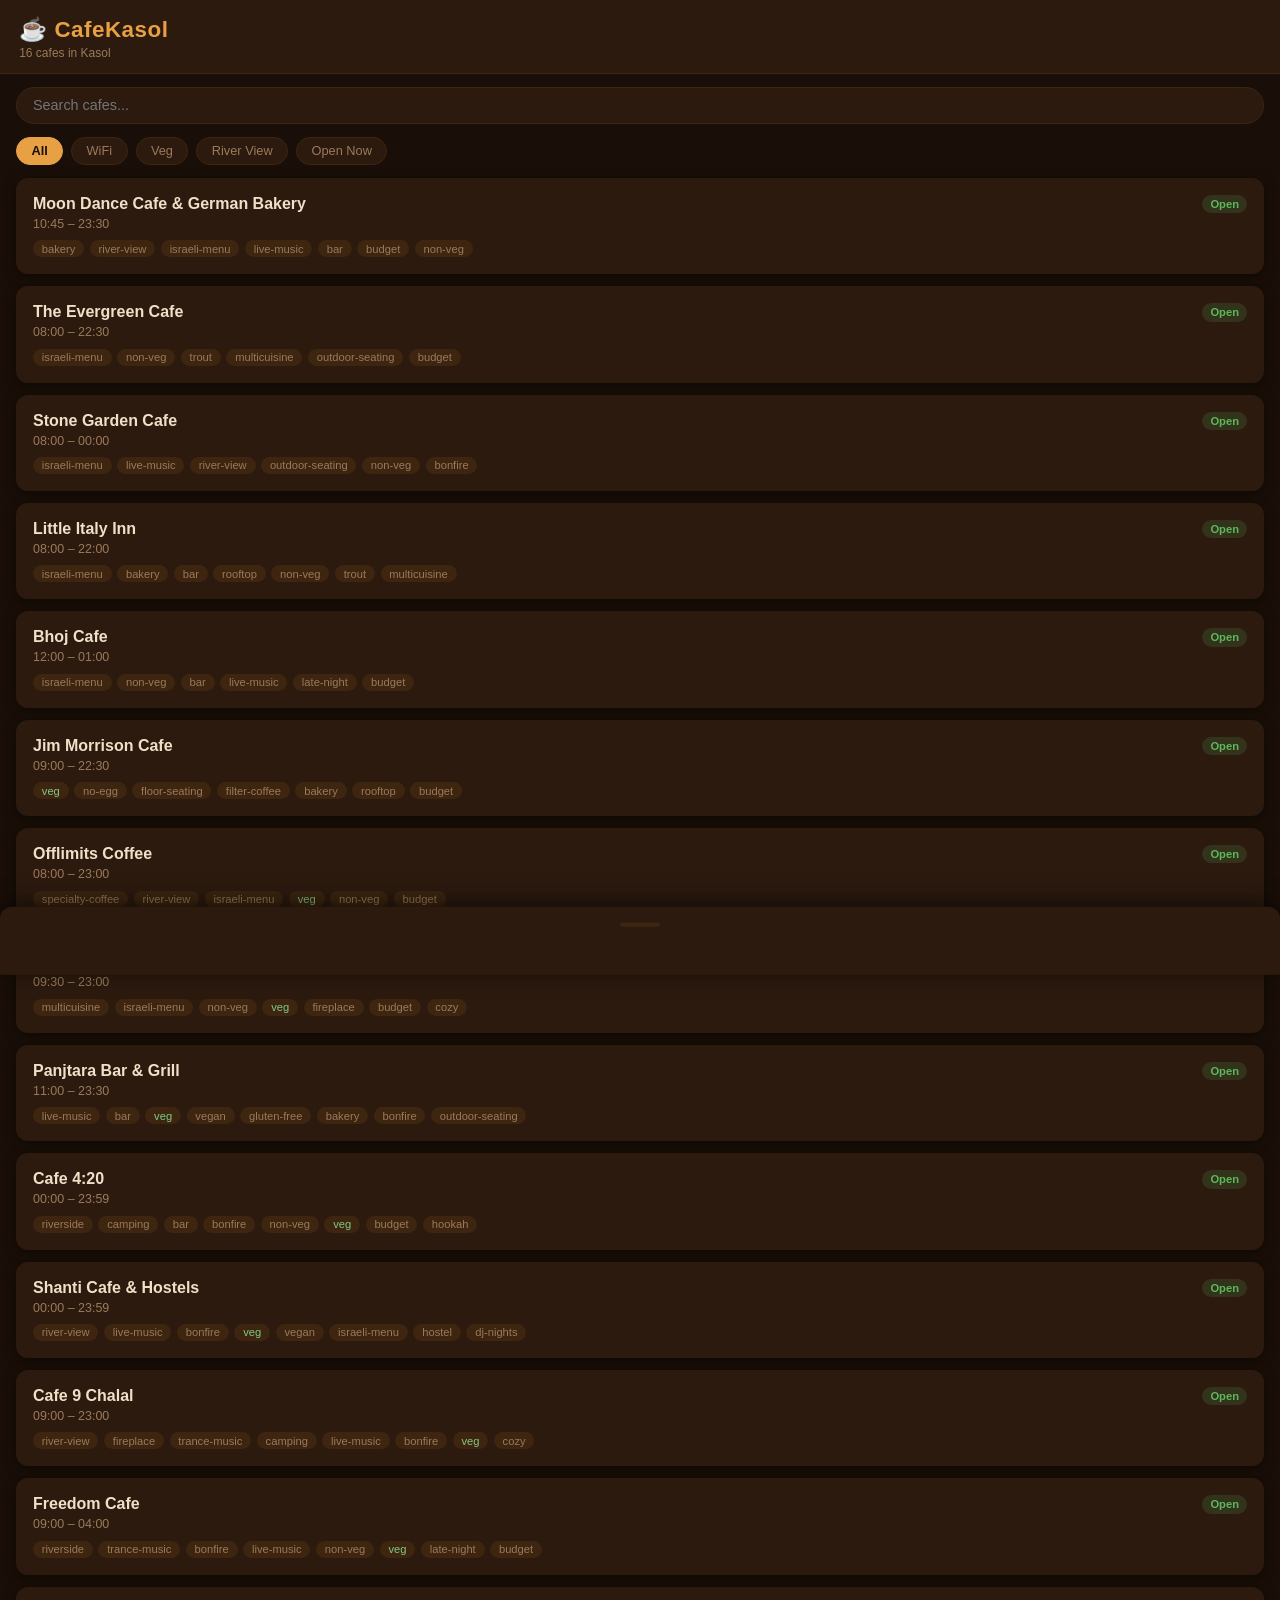
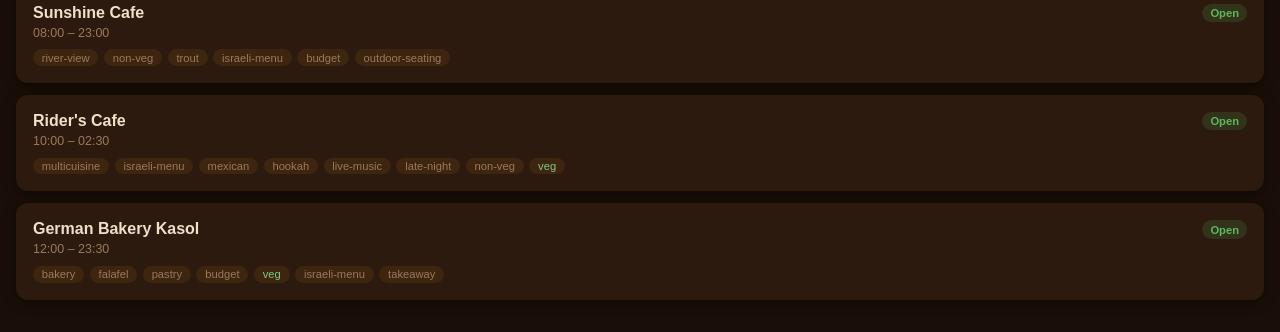
<file: index.html>
<!DOCTYPE html>
<html lang="en">
<head>
  <meta charset="UTF-8" />
  <meta name="viewport" content="width=device-width, initial-scale=1.0" />
  <meta name="theme-color" content="#2c1a0e" />
  <title>CafeKasol</title>
  <link rel="manifest" href="manifest.json" />
  <link rel="stylesheet" href="style.css" />
</head>
<body>
  <header>
    <h1>&#9749; CafeKasol</h1>
    <p id="status-msg">Locating you...</p>
  </header>

  <main>
    <section id="search-bar">
      <input type="text" id="search-input" placeholder="Search cafes..." autocomplete="off" />
    </section>

    <section id="filter-bar">
      <button class="filter-btn active" data-filter="all">All</button>
      <button class="filter-btn" data-filter="wifi">WiFi</button>
      <button class="filter-btn" data-filter="veg">Veg</button>
      <button class="filter-btn" data-filter="river-view">River View</button>
      <button class="filter-btn" data-filter="open-now">Open Now</button>
    </section>

    <section id="cafe-list">
      <div id="loading" class="loading-spinner">Finding nearby cafes...</div>
    </section>
  </main>

  <!-- Cafe detail bottom sheet -->
  <div id="detail-sheet" class="sheet hidden">
    <div class="sheet-handle"></div>
    <div id="sheet-content"></div>
  </div>
  <div id="overlay" class="hidden"></div>

  <script type="module" src="app.js"></script>
</body>
</html>
</file>
<file: style.css>
/* ── Reset & Base ─────────────────────────────── */
*, *::before, *::after { box-sizing: border-box; margin: 0; padding: 0; }

:root {
  --bg:        #1a0f08;
  --surface:   #2c1a0e;
  --surface2:  #3d2510;
  --accent:    #e8a045;
  --accent2:   #c97b1a;
  --text:      #f0e0c8;
  --muted:     #9a7a5a;
  --green:     #5cb85c;
  --red:       #d9534f;
  --radius:    12px;
  --shadow:    0 2px 12px rgba(0,0,0,0.5);
}

body {
  font-family: -apple-system, BlinkMacSystemFont, 'Segoe UI', sans-serif;
  background: var(--bg);
  color: var(--text);
  min-height: 100vh;
  padding-bottom: 2rem;
}

/* ── Header ───────────────────────────────────── */
header {
  background: var(--surface);
  padding: 1rem 1.2rem 0.8rem;
  border-bottom: 1px solid var(--surface2);
  position: sticky;
  top: 0;
  z-index: 10;
}

header h1 {
  font-size: 1.4rem;
  color: var(--accent);
  letter-spacing: 0.5px;
}

#status-msg {
  font-size: 0.75rem;
  color: var(--muted);
  margin-top: 0.2rem;
}

/* ── Search ───────────────────────────────────── */
#search-bar {
  padding: 0.8rem 1rem;
}

#search-input {
  width: 100%;
  padding: 0.6rem 1rem;
  border-radius: 999px;
  border: 1px solid var(--surface2);
  background: var(--surface);
  color: var(--text);
  font-size: 0.9rem;
  outline: none;
}

#search-input:focus {
  border-color: var(--accent);
}

/* ── Filters ──────────────────────────────────── */
#filter-bar {
  display: flex;
  gap: 0.5rem;
  padding: 0 1rem 0.8rem;
  overflow-x: auto;
  scrollbar-width: none;
}

#filter-bar::-webkit-scrollbar { display: none; }

.filter-btn {
  flex-shrink: 0;
  padding: 0.35rem 0.9rem;
  border-radius: 999px;
  border: 1px solid var(--surface2);
  background: var(--surface);
  color: var(--muted);
  font-size: 0.8rem;
  cursor: pointer;
  transition: all 0.2s;
}

.filter-btn.active {
  background: var(--accent);
  color: var(--bg);
  border-color: var(--accent);
  font-weight: 600;
}

/* ── Cafe List ────────────────────────────────── */
#cafe-list {
  padding: 0 1rem;
  display: flex;
  flex-direction: column;
  gap: 0.75rem;
}

.loading-spinner {
  text-align: center;
  color: var(--muted);
  padding: 2rem;
  font-size: 0.9rem;
}

/* ── Cafe Card ────────────────────────────────── */
.cafe-card {
  background: var(--surface);
  border-radius: var(--radius);
  padding: 1rem;
  cursor: pointer;
  border: 1px solid transparent;
  transition: border-color 0.2s, transform 0.15s;
  box-shadow: var(--shadow);
}

.cafe-card:active { transform: scale(0.98); }
.cafe-card:hover  { border-color: var(--surface2); }

.cafe-card-top {
  display: flex;
  justify-content: space-between;
  align-items: flex-start;
  gap: 0.5rem;
}

.cafe-name {
  font-size: 1rem;
  font-weight: 600;
  color: var(--text);
}

.cafe-distance {
  font-size: 0.75rem;
  color: var(--accent);
  white-space: nowrap;
  margin-top: 0.15rem;
}

.cafe-hours {
  font-size: 0.78rem;
  color: var(--muted);
  margin-top: 0.25rem;
}

.open-badge {
  font-size: 0.7rem;
  font-weight: 700;
  padding: 0.2rem 0.5rem;
  border-radius: 999px;
  white-space: nowrap;
}

.open-badge.open   { background: rgba(92,184,92,0.15); color: var(--green); }
.open-badge.closed { background: rgba(217,83,79,0.15);  color: var(--red); }

.cafe-tags {
  display: flex;
  flex-wrap: wrap;
  gap: 0.35rem;
  margin-top: 0.6rem;
}

.tag {
  font-size: 0.7rem;
  padding: 0.15rem 0.55rem;
  border-radius: 999px;
  background: var(--surface2);
  color: var(--muted);
}

.tag.wifi    { color: #64b5f6; }
.tag.veg     { color: #81c784; }

/* ── Detail Sheet ─────────────────────────────── */
.sheet {
  position: fixed;
  bottom: 0; left: 0; right: 0;
  background: var(--surface);
  border-radius: var(--radius) var(--radius) 0 0;
  padding: 1rem 1.2rem 2rem;
  z-index: 100;
  max-height: 75vh;
  overflow-y: auto;
  transform: translateY(0);
  transition: transform 0.3s ease;
  box-shadow: 0 -4px 24px rgba(0,0,0,0.6);
}

.sheet.hidden { transform: translateY(110%); }

.sheet-handle {
  width: 40px; height: 4px;
  background: var(--surface2);
  border-radius: 999px;
  margin: 0 auto 1rem;
}

#overlay {
  position: fixed;
  inset: 0;
  background: rgba(0,0,0,0.5);
  z-index: 99;
}

#overlay.hidden { display: none; }

/* ── Sheet Content ────────────────────────────── */
.sheet-name {
  font-size: 1.2rem;
  font-weight: 700;
  color: var(--accent);
  margin-bottom: 0.4rem;
}

.sheet-row {
  display: flex;
  align-items: center;
  gap: 0.5rem;
  font-size: 0.85rem;
  color: var(--muted);
  margin-top: 0.5rem;
}

.sheet-row span { color: var(--text); }

.sheet-tags {
  display: flex;
  flex-wrap: wrap;
  gap: 0.4rem;
  margin-top: 0.8rem;
}

.sheet-phone {
  display: block;
  margin-top: 1rem;
  padding: 0.6rem 1rem;
  background: var(--accent);
  color: var(--bg);
  border-radius: 999px;
  text-align: center;
  font-weight: 600;
  text-decoration: none;
  font-size: 0.9rem;
}

/* ── Empty state ──────────────────────────────── */
.empty-state {
  text-align: center;
  color: var(--muted);
  padding: 3rem 1rem;
  font-size: 0.9rem;
}
</file>
